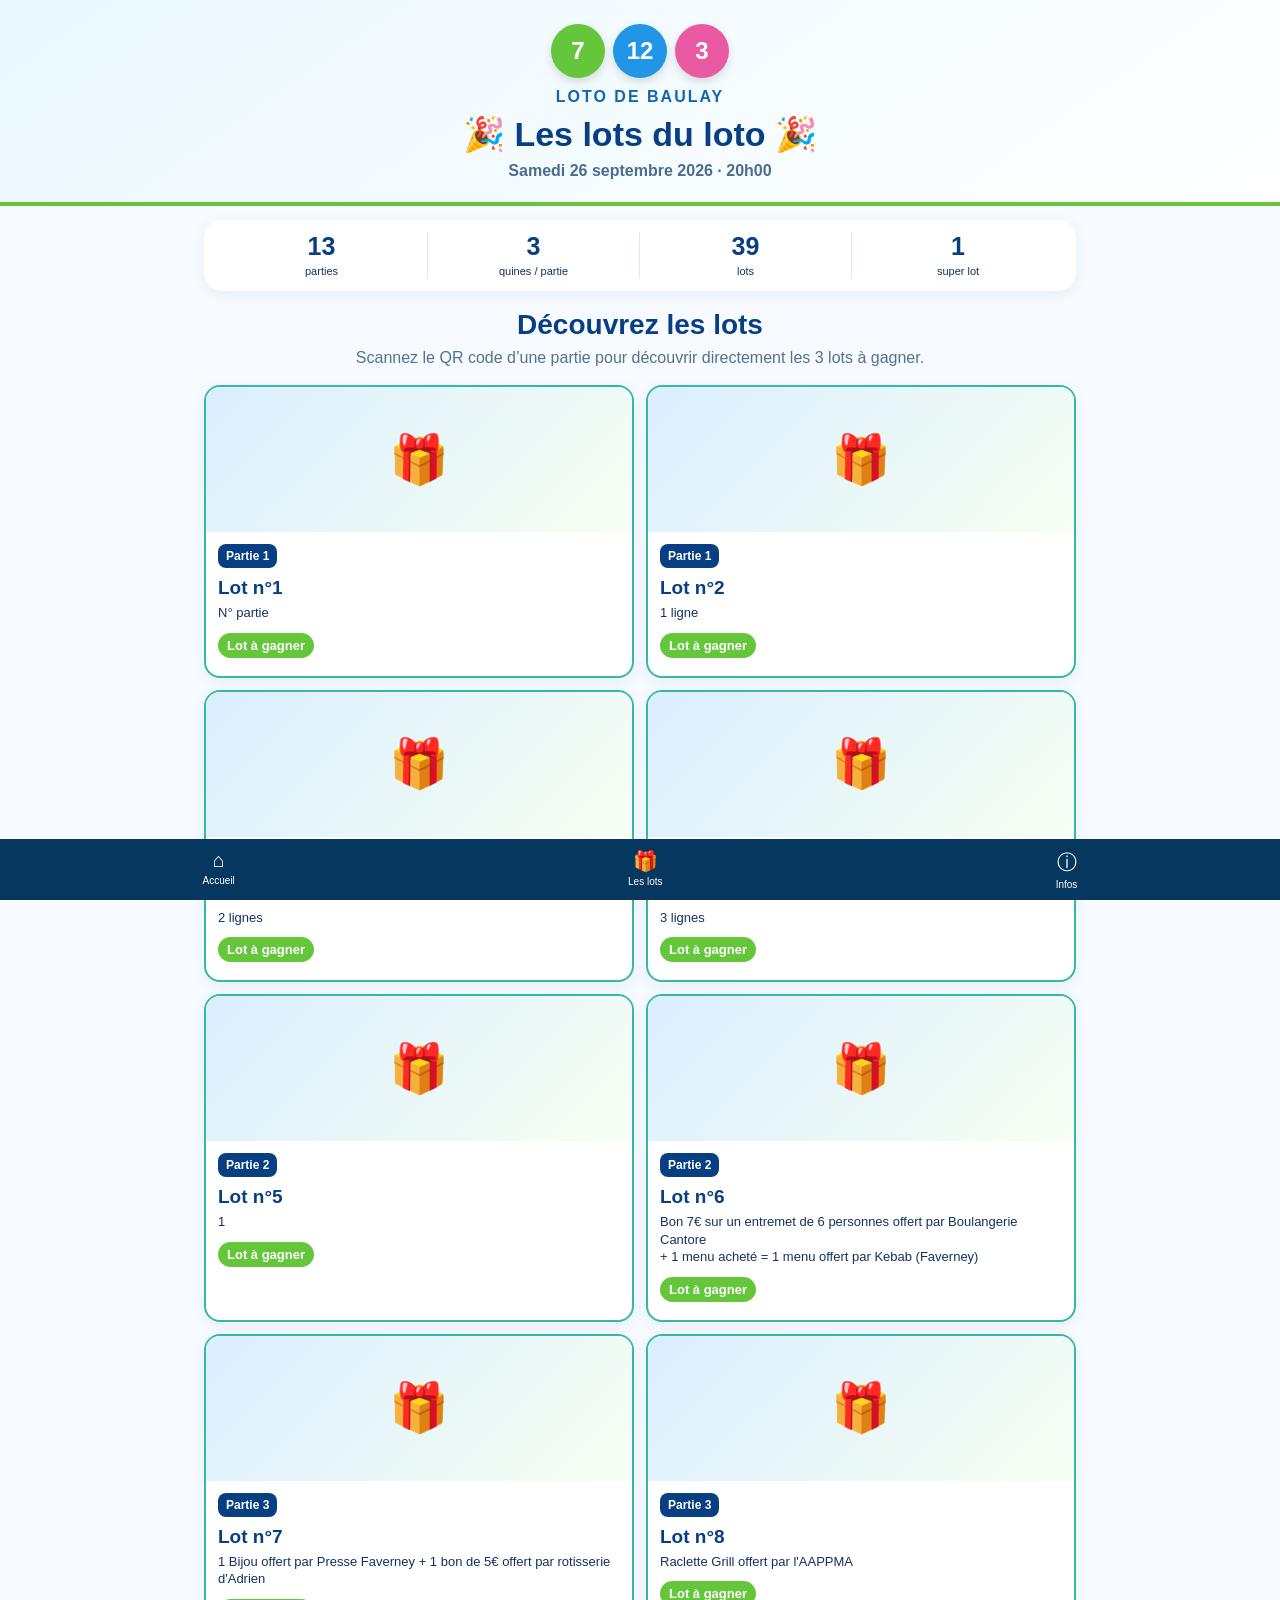
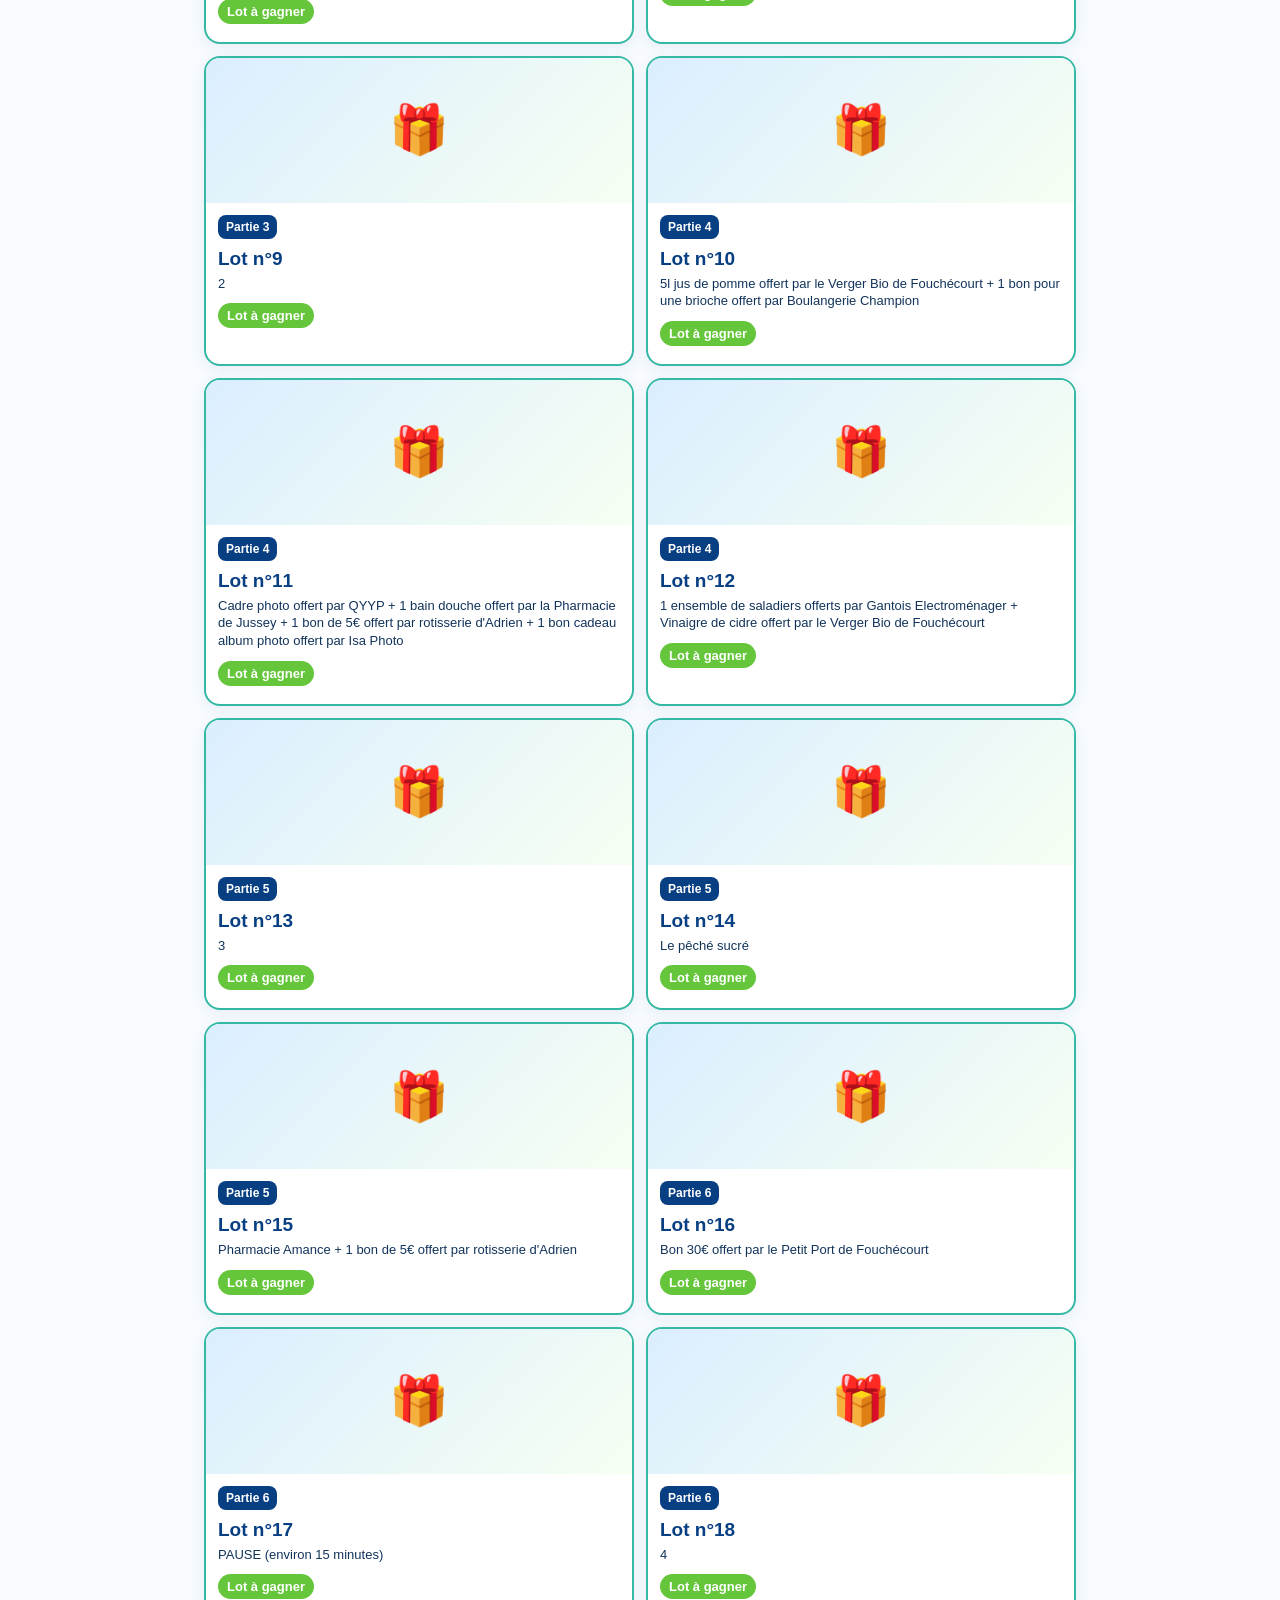
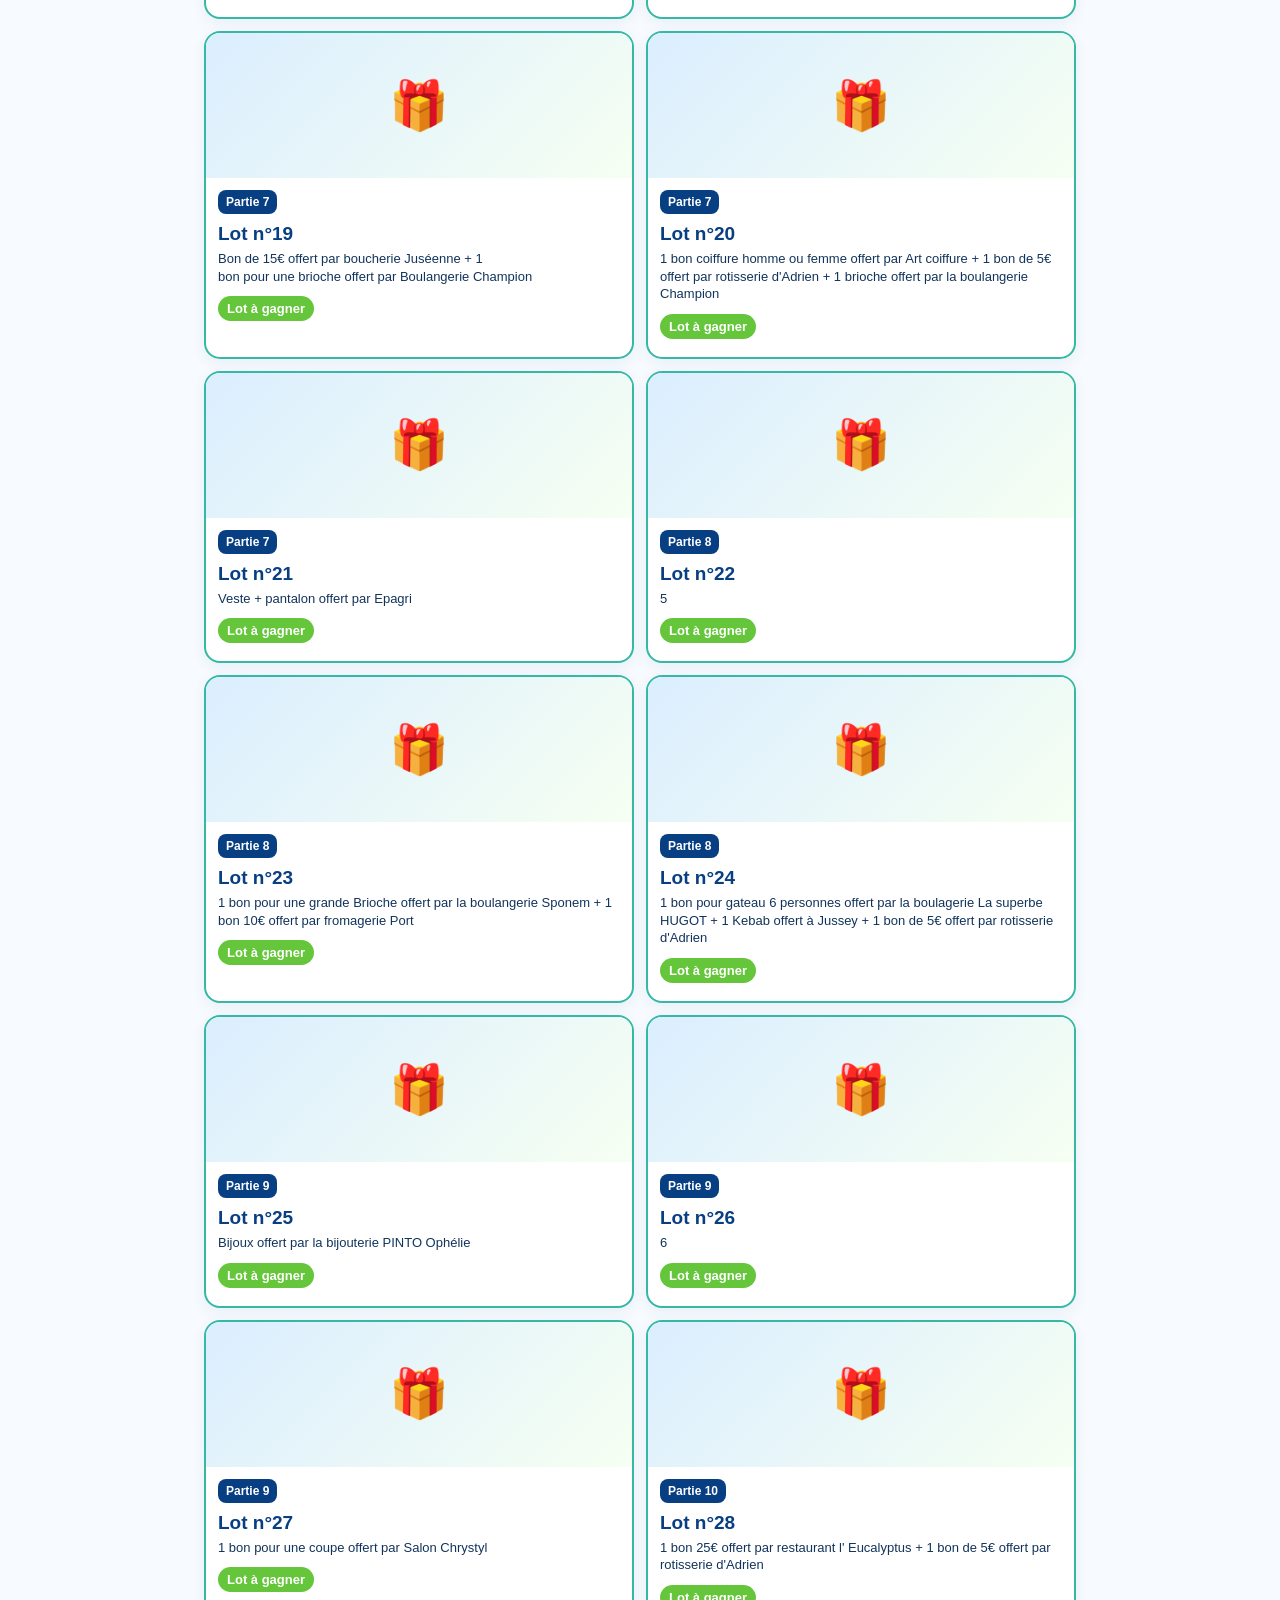
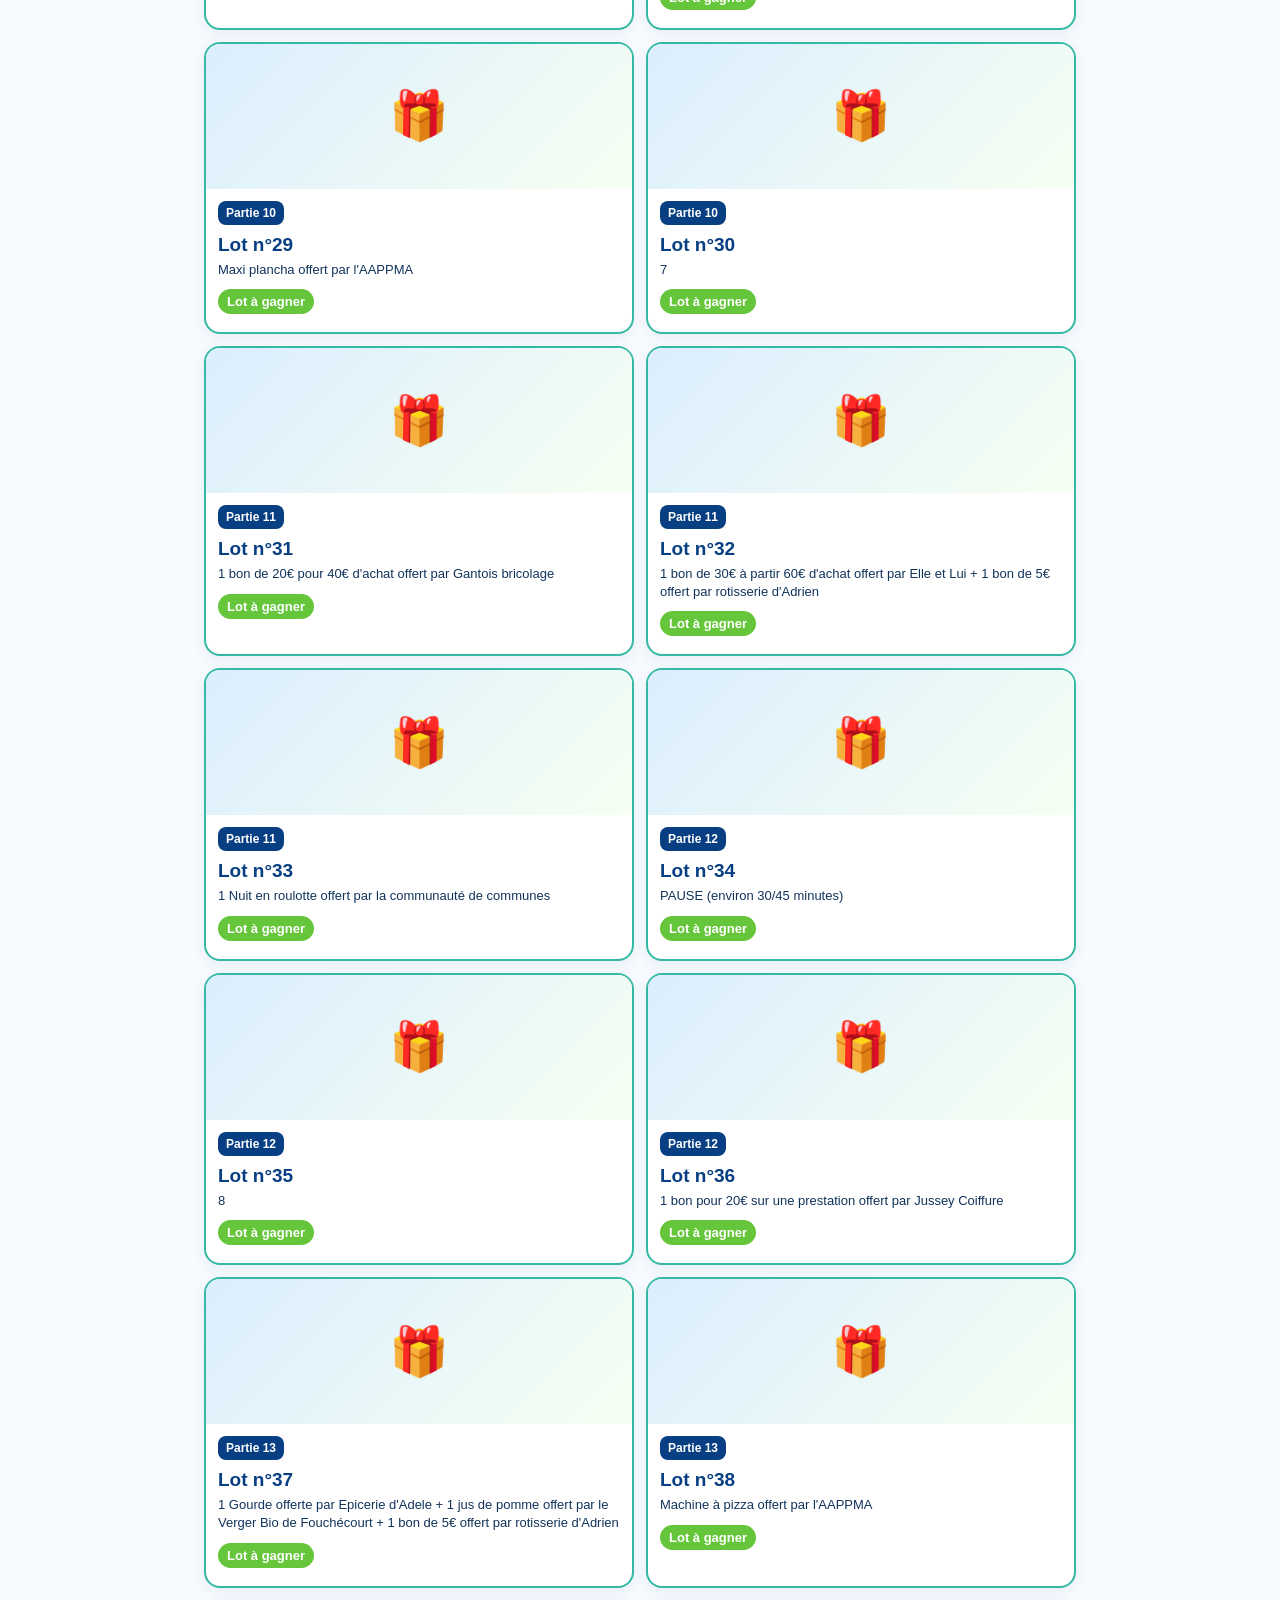
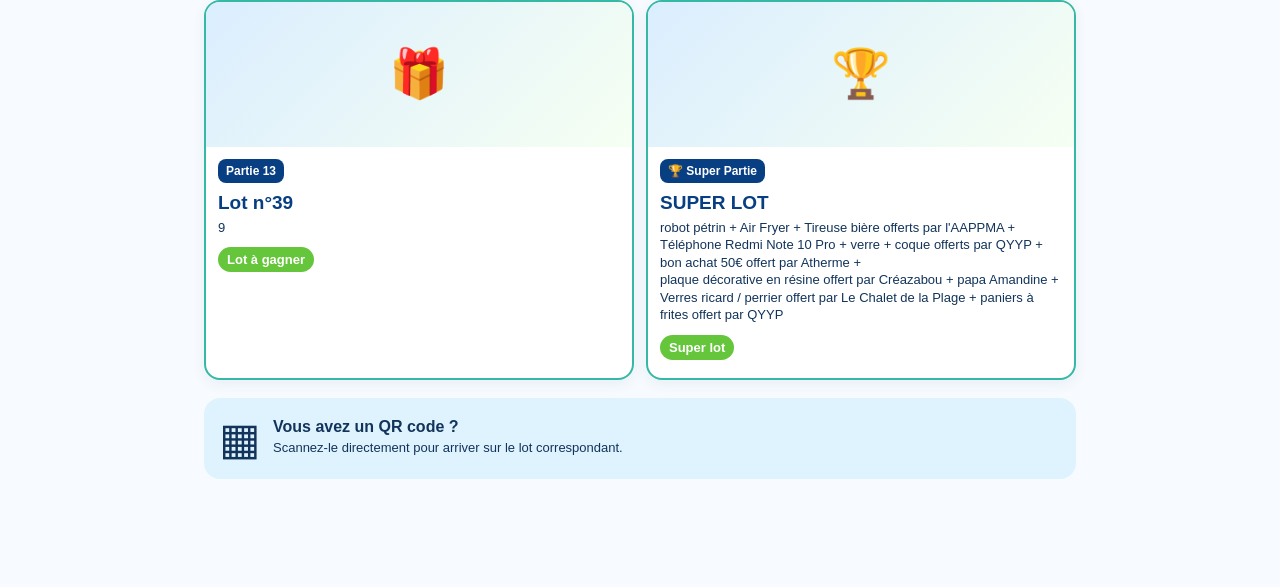
<file: index.html>
<!doctype html>
<html lang="fr">
<head>
  <meta charset="utf-8">
  <meta name="viewport" content="width=device-width, initial-scale=1">
  <title>Loto de Baulay – Les lots</title>
  <link rel="stylesheet" href="style.css">
  <!-- Google Analytics 4 : remplace G-XXXXXXXXXX par ton identifiant -->
  <script async src="https://www.googletagmanager.com/gtag/js?id=G-XXXXXXXXXX"></script>
  <script>
    window.dataLayer = window.dataLayer || [];
    function gtag(){dataLayer.push(arguments);}
    gtag('js', new Date());
    gtag('config', 'G-XXXXXXXXXX');
  </script>
</head>
<body>
  <header class="hero">
    <div class="balls"><span>7</span><span>12</span><span>3</span></div>
    <p class="eyebrow">LOTO DE BAULAY</p>
    <h1>🎉 Les lots du loto 🎉</h1>
    <p class="date">Samedi 26 septembre 2026 · 20h00</p>
  </header>

  <main>
    <section class="stats">
      <div><strong>13</strong><small>parties</small></div>
      <div><strong>3</strong><small>quines / partie</small></div>
      <div><strong>39</strong><small>lots</small></div>
      <div><strong>1</strong><small>super lot</small></div>
    </section>

    <section class="intro">
      <h2>Découvrez les lots</h2>
      <p>Scannez le QR code d’une partie pour découvrir directement les 3 lots à gagner.</p>
    </section>

    <section id="lots" class="lots-grid"></section>

    <section class="qr-help">
      <div class="qr-icon">▦</div>
      <div>
        <strong>Vous avez un QR code ?</strong>
        <p>Scannez-le directement pour arriver sur le lot correspondant.</p>
      </div>
    </section>
  </main>

  <nav class="bottom-nav">
    <a href="#top">⌂<span>Accueil</span></a>
    <a href="#lots">🎁<span>Les lots</span></a>
    <a href="#infos">ⓘ<span>Infos</span></a>
  </nav>

  <script src="lots.js"></script>

</body>
</html>
</file>
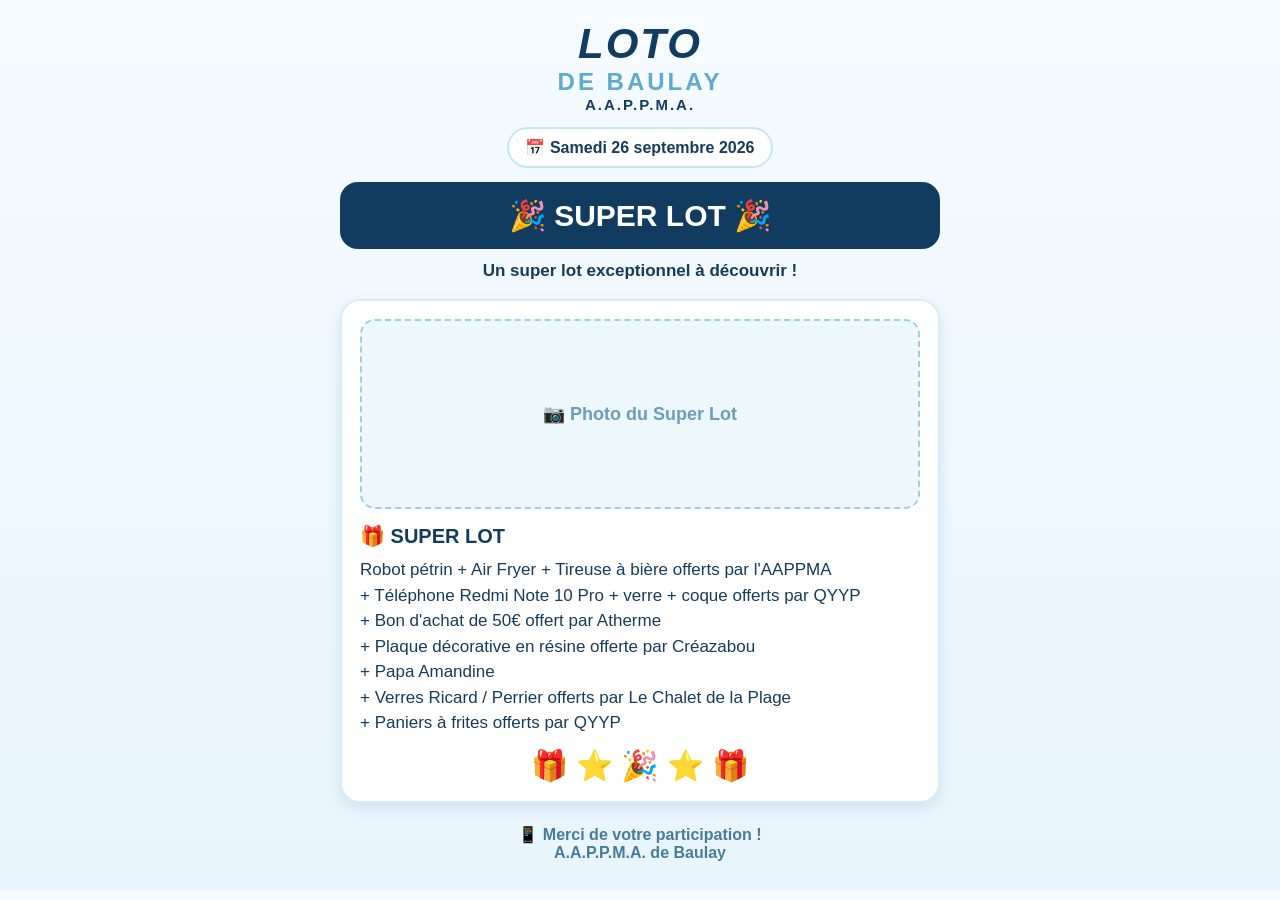
<file: superlot.html>
<!DOCTYPE html><html lang="fr"><head><meta charset="UTF-8"><meta name="viewport" content="width=device-width,initial-scale=1.0"><title>Super Lot - Loto de Baulay</title><style>*{box-sizing:border-box}body{margin:0;padding:20px 12px;font-family:Arial,sans-serif;background:linear-gradient(180deg,#f5fbff,#e8f5fc);color:#173b5b}.container{max-width:600px;margin:auto}.header{text-align:center}.logo{font-size:42px;font-weight:900;font-style:italic;color:#123b60;letter-spacing:2px}.subtitle{font-size:24px;font-weight:800;color:#62a9d0;letter-spacing:3px}.assoc{font-size:15px;font-weight:700;letter-spacing:2px}.date{display:inline-block;margin:14px 0;padding:9px 16px;border-radius:22px;background:#fff;border:2px solid #c5e5f5;font-weight:700}.title{background:#123b60;color:white;border-radius:18px;padding:16px;text-align:center;font-size:30px;font-weight:900}.intro{text-align:center;font-size:17px;font-weight:700;margin:12px 0 18px}.card{background:#fff;border-radius:20px;padding:18px;margin:14px 0;box-shadow:0 5px 14px rgba(20,70,100,.12);border:2px solid #d5edf8}.photo{height:190px;border-radius:15px;background:#edf8fd;border:2px dashed #9dcee4;display:flex;align-items:center;justify-content:center;color:#6c9db7;font-size:18px;font-weight:700;margin-bottom:15px}.lot-title{font-size:20px;font-weight:900;color:#123b60;margin-bottom:9px}.desc{font-size:17px;line-height:1.5}.gift{text-align:center;font-size:30px;margin-top:12px}.footer{text-align:center;margin:22px 0 8px;font-weight:700;color:#477b9a}</style><script async src="https://www.googletagmanager.com/gtag/js?id=G-HVMMYY6YCZ"></script>
<script>
  window.dataLayer = window.dataLayer || [];
  function gtag(){dataLayer.push(arguments);}
  gtag('js', new Date());
  gtag('config', 'G-HVMMYY6YCZ');
</script>
<script>gtag('event','super_lot_consulte',{type_page:'super_lot'});</script></head><body><div class="container"><div class="header"><div class="logo">LOTO</div><div class="subtitle">DE BAULAY</div><div class="assoc">A.A.P.P.M.A.</div><div class="date">📅 Samedi 26 septembre 2026</div></div><div class="title">🎉 SUPER LOT 🎉</div><div class="intro">Un super lot exceptionnel à découvrir !</div><div class="card"><div class="photo">📷 Photo du Super Lot</div><div class="lot-title">🎁 SUPER LOT</div><div class="desc">Robot pétrin + Air Fryer + Tireuse à bière offerts par l'AAPPMA<br>+ Téléphone Redmi Note 10 Pro + verre + coque offerts par QYYP<br>+ Bon d'achat de 50€ offert par Atherme<br>+ Plaque décorative en résine offerte par Créazabou<br>+ Papa Amandine<br>+ Verres Ricard / Perrier offerts par Le Chalet de la Plage<br>+ Paniers à frites offerts par QYYP</div><div class="gift">🎁 ⭐ 🎉 ⭐ 🎁</div></div><div class="footer">📱 Merci de votre participation !<br>A.A.P.P.M.A. de Baulay</div></div></body></html>
</file>
<file: style.css>
*{box-sizing:border-box}
:root{--blue:#083f82;--blue2:#1265b0;--green:#65c63b;--light:#eef8ff;--text:#12345b}
body{margin:0;font-family:Arial,sans-serif;background:#f7fbff;color:var(--text);padding-bottom:76px}
.hero{background:linear-gradient(145deg,#eaf8ff,#fff);padding:24px 18px 22px;text-align:center;border-bottom:4px solid var(--green);overflow:hidden}
.eyebrow{margin:0;color:var(--blue2);font-weight:800;letter-spacing:2px}
h1{font-size:34px;margin:8px 0;color:var(--blue)}
.date{margin:0;font-weight:700;color:#4b6d8e}
.balls{display:flex;justify-content:center;gap:8px;margin-bottom:10px}
.balls span{width:54px;height:54px;border-radius:50%;display:grid;place-items:center;background:var(--green);color:white;font-weight:900;font-size:24px;box-shadow:0 4px 10px #0002}
.balls span:nth-child(2){background:#2196e6}.balls span:nth-child(3){background:#e95aa2}
main{max-width:900px;margin:auto;padding:14px}
.stats{display:grid;grid-template-columns:repeat(4,1fr);background:#fff;border-radius:18px;box-shadow:0 3px 14px #164b7315;padding:12px;margin-bottom:18px}
.stats div{text-align:center;border-right:1px solid #d9e8f5}.stats div:last-child{border:0}
.stats strong{display:block;font-size:25px;color:var(--blue)}.stats small{font-size:11px}
.intro{text-align:center;margin:18px 0}.intro h2{font-size:28px;color:var(--blue);margin:8px}
.intro p{margin:0;color:#55718d}
.lots-grid{display:grid;grid-template-columns:repeat(2,1fr);gap:12px}
.card{background:white;border:2px solid #36b9a4;border-radius:16px;overflow:hidden;box-shadow:0 4px 14px #164b7312}
.card .photo{height:145px;background:linear-gradient(135deg,#dbeeff,#f6fff2);display:grid;place-items:center;font-size:48px}
.card-body{padding:12px}.partie{display:inline-block;background:var(--blue);color:#fff;border-radius:8px;padding:5px 8px;font-size:12px;font-weight:800}
.card h3{margin:9px 0 5px;color:var(--blue);font-size:19px}.card p{margin:5px 0;font-size:13px;line-height:1.35}
.value{display:inline-block;background:var(--green);color:#fff;border-radius:14px;padding:5px 9px;font-weight:800;font-size:13px;margin:6px 0}
.partner{font-size:12px;color:#315d82;margin:4px 0 9px}
.btn{display:block;text-align:center;background:var(--blue);color:white;text-decoration:none;border-radius:12px;padding:10px;font-weight:800}
.qr-help{display:flex;gap:12px;align-items:center;background:#dff3ff;border-radius:16px;margin:18px 0;padding:15px}.qr-icon{font-size:44px}.qr-help p{margin:4px 0;font-size:13px}
.bottom-nav{position:fixed;left:0;right:0;bottom:0;background:#06375f;display:flex;justify-content:space-around;padding:10px 6px;z-index:10}
.bottom-nav a{color:white;text-decoration:none;text-align:center;font-size:20px}.bottom-nav span{display:block;font-size:10px;margin-top:3px}
@media(max-width:600px){.lots-grid{grid-template-columns:1fr 1fr}.card .photo{height:110px}.card h3{font-size:16px}.stats strong{font-size:21px}h1{font-size:30px}}

.partie-focus {
  margin: 0 0 16px;
  padding: 18px;
  text-align: center;
  border-radius: 18px;
  background: #eef7ff;
}
.partie-focus h2 { margin: 0 0 6px; }
.partie-focus p { margin: 0; }
</file>
